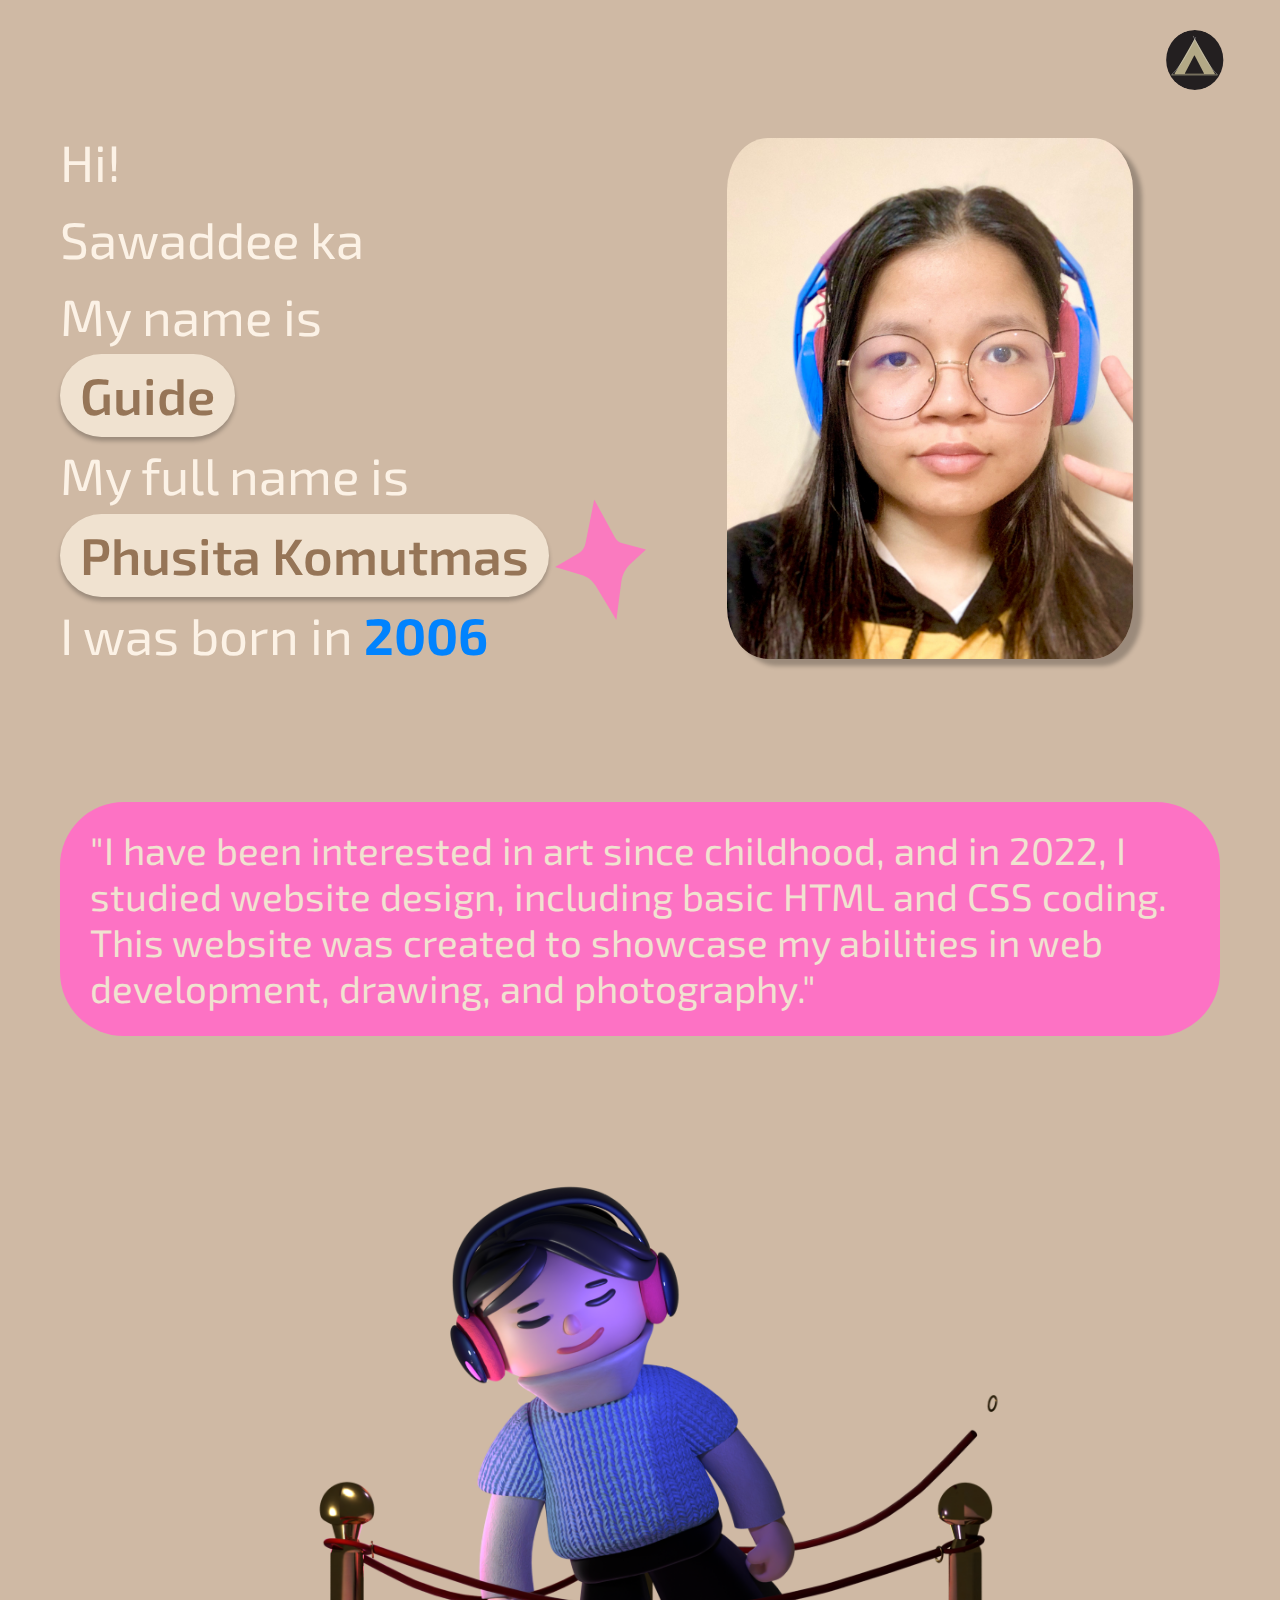
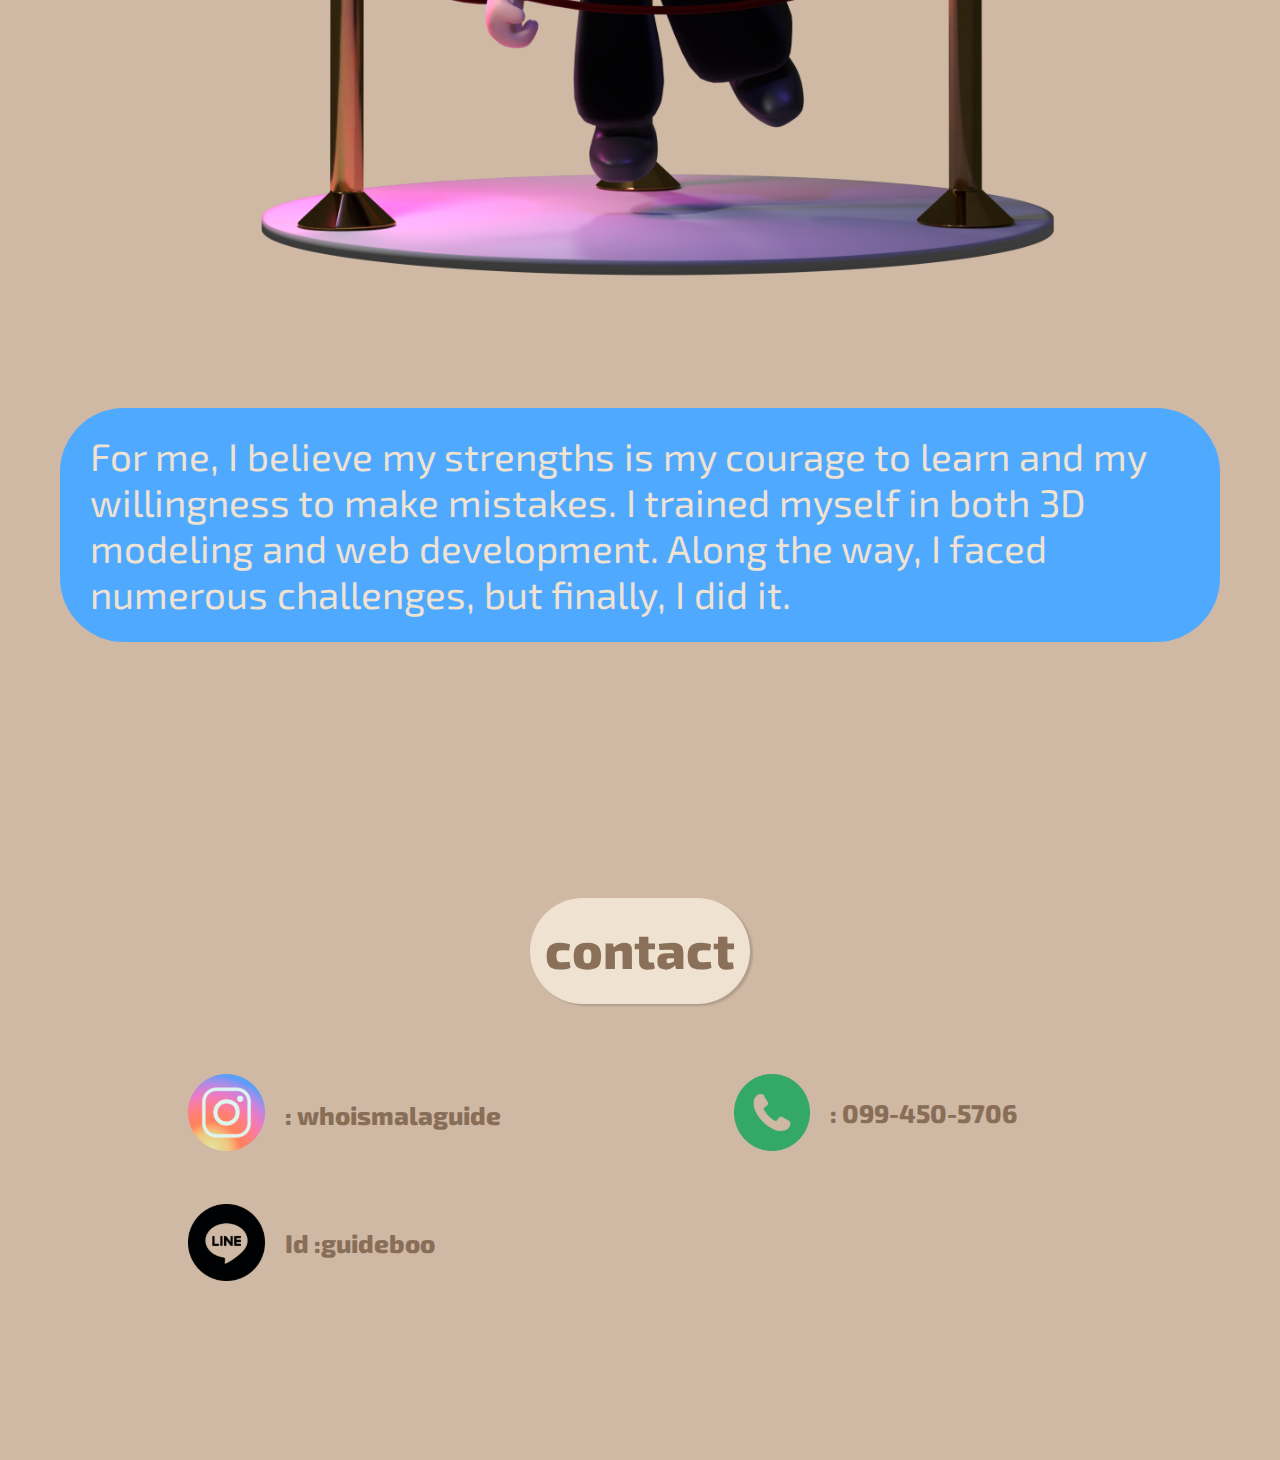
<file: portweb/aboutme.html>
<!DOCTYPE html>
<html lang="en">
<head>
  <meta charset="UTF-8">
  <meta name="viewport" content="width=device-width, initial-scale=1.0">
  <link rel="preconnect" href="https://fonts.googleapis.com">
  <link rel="preconnect" href="https://fonts.gstatic.com" crossorigin>
  <link href="https://fonts.googleapis.com/css2?family=Exo+2:wght@500;600&display=swap" rel="stylesheet">
  <title>Phusita-Art</title>
  <link rel="stylesheet" href="css/general.css">
  <link rel="stylesheet" href="css/aboutme.css">
</head>
<body>
  <nav>
<div class="menu">
  <div class="home"><a href="mainpage.html"><img src="pic/home.svg" alt="home"><div class="tooltip">home</div></a>
  </div>
</div>
  </nav>
<main>
  <div class="text">
   
      <p>Hi!
        Sawaddee ka
        My name is<div class="name">Guide</div>My full name is
      <div class="name2"> Phusita Komutmas<img src="pic/star2.svg"></div> <p>I was born in <strong>2006</strong></p> 
      
        
      </p>

  
    
  </div>
  <div class="pic">
    <img class="mainpic" src="pic/myphoto.jpg" >

  </div>
</main>

  <div class="content">
 <div class="text2">"I have been interested in art since childhood, and in 2022, I studied website design,
   including basic HTML and CSS coding. This website was created to showcase my abilities in web development, drawing, and photography."</div>
  
  <div class="model">
    <img src="pic/model.png" >
  </div>
  
  <div class="text2-5">
    For me, I believe my strengths is my courage to learn  and my willingness to make mistakes.
     I trained myself in both 3D modeling and web development. 
     Along the way, I faced numerous challenges, but finally, I did it.
  </div>
  
  
  </div>







<div class="contact" id="contact-section">
  <div class="text3"><p>contact</p></div>
  <div class="contact-zone">
<div class="ig">
   
    <div class="logo">
      <a href="https://instagram.com/whoismalagor?igshid=MmVlMjlkMTBhMg%3D%3D&utm_source=qr" target="_blank"><img src="pic/iglogo.svg"></a>
   
      <div class="contact-text">: whoismalaguide</div>
    </div>
  
  </div>
 
  <div class="call">
    
    <div class="logo">
      <img src="pic/calllogo.svg">
      <div class="contact-text">: 099-450-5706</div>
    </div>
   
    
  
  </div>
  
  <div class="line">
  
    <div class="logo"><img src="pic/linelogo.svg">
    <div class="contact-text">Id :guideboo</div></div>
  </div>

  </div>
  
</div>

</body>
</html>
</file>
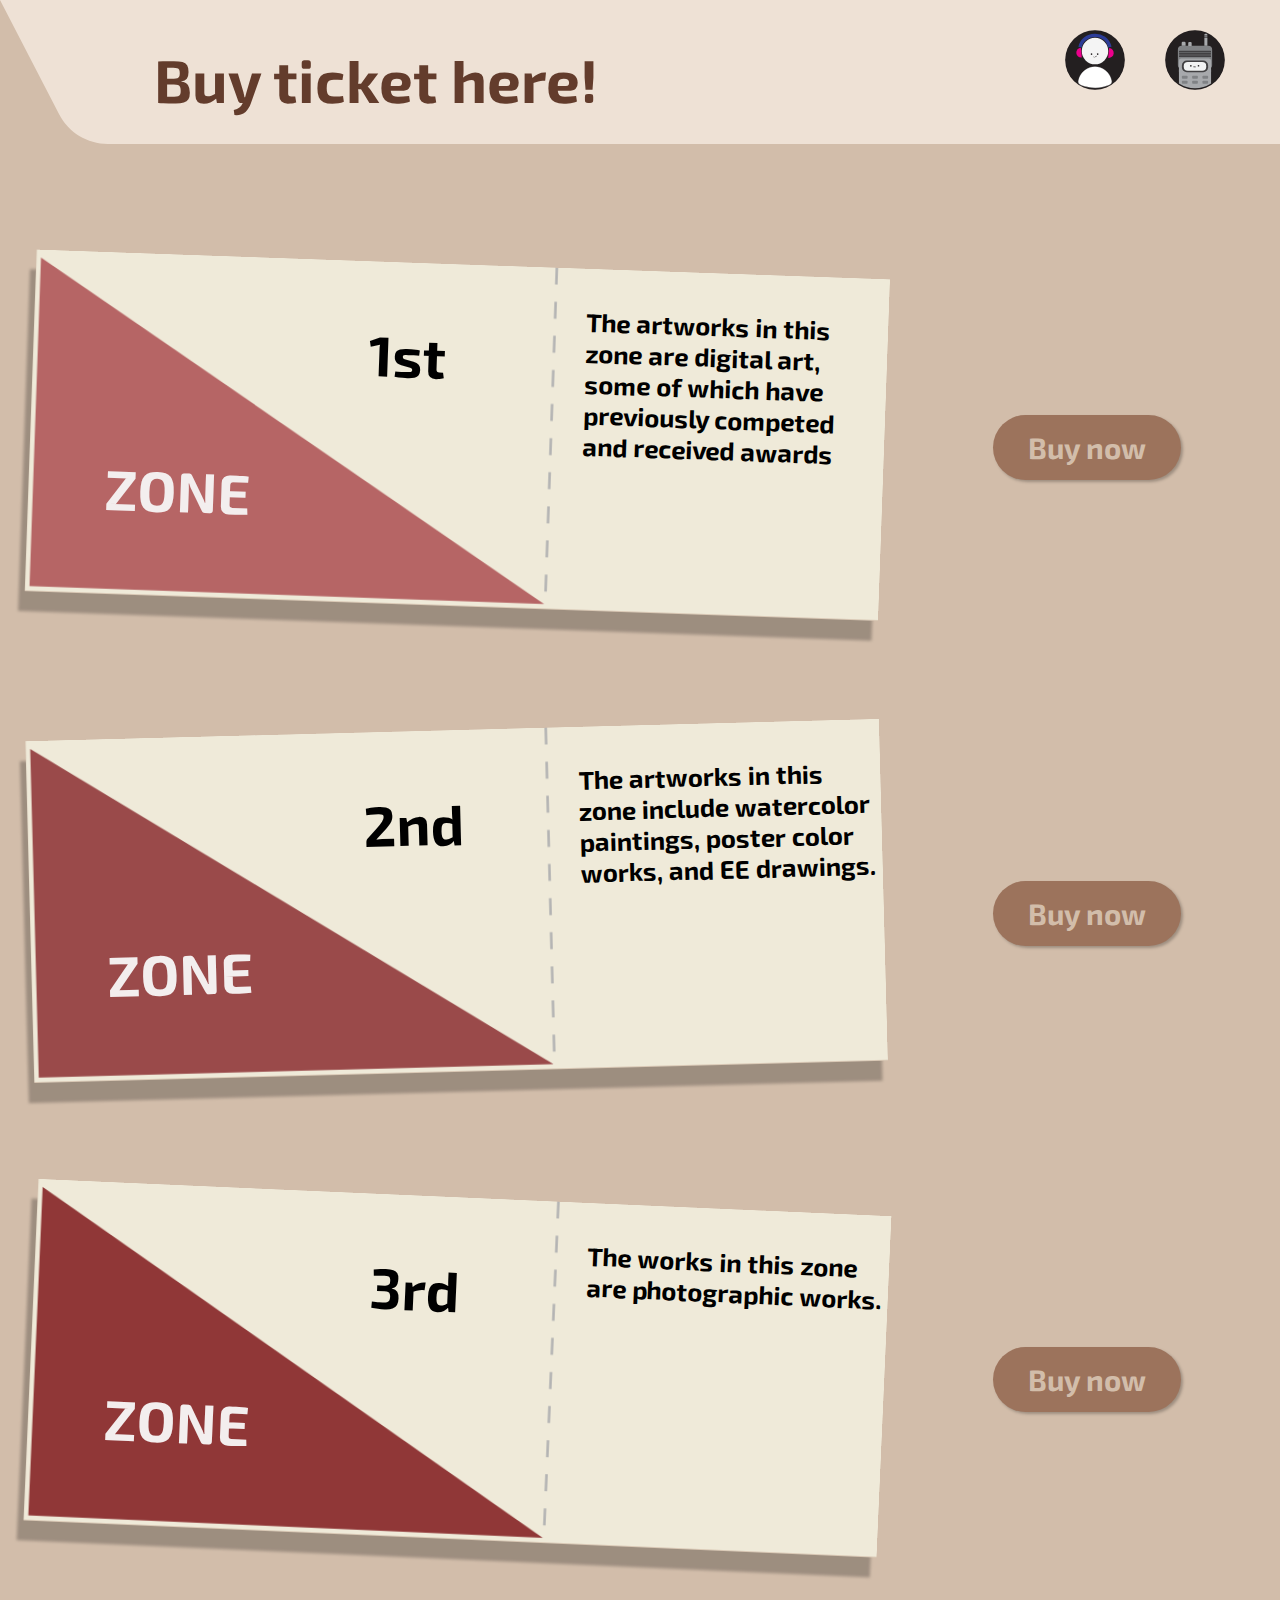
<file: portweb/mainpage.html>
<!DOCTYPE html>
<html lang="en">
<head>
  <meta charset="UTF-8">
  <meta name="viewport" content="width=device-width, initial-scale=1.0">
  <link rel="preconnect" href="https://fonts.googleapis.com">
<link rel="preconnect" href="https://fonts.gstatic.com" crossorigin>
<link href="https://fonts.googleapis.com/css2?family=Exo+2:wght@500;600&display=swap" rel="stylesheet">
<title>Phusita-Art</title>
<link rel="stylesheet" href="css/general.css">
<link rel="stylesheet" href="css/main.css">
</head>
<body>
 
  <nav>
    <div class="buyhere"><p>Buy ticket here!</p></div>
    <div class="menu">
      <div class="aboutus"><a href="aboutme.html"><img src="pic/about us.svg" alt="about us"><div class="tooltip">about us</div></a>
    </div>
  
    <div class="contact"><a href="aboutme.html#contact-section"><img src="pic/contact.svg" alt="contact"><div class="tooltip">contact</div></a>
    </div>
  </nav>
  
  <main>
  
          <div class="zone1">
            <img src="pic/zone1.svg">
            <div class="text-number">1st</div>
            <div class="text-zone">ZONE</div>
            <div class="text-content">The artworks in this zone are digital art, some of which have previously competed and received awards</div>         
          </div>
          <div class="buynow-button"> 
            <a href="zone1.html"><button>Buy now</button></a>             
          </div>
          <div class="zone2">
            <img src="pic/zone2.svg">
            <div class="text-number">2nd</div>
            <div class="text-zone">ZONE</div>
            <div class="text-content">The artworks in this zone include watercolor paintings, poster color works, and EE drawings.</div>

          </div>
          <div class="buynow-button"> 
            <a href="zone2.html"><button>Buy now</button></a>             
          </div>
          <div class="zone3">
            <img src="pic/zone3.svg">
            <div class="text-number">3rd</div>
            <div class="text-zone">ZONE</div>
            <div class="text-content">The works in this zone are photographic works.</div>

        </div>
        <div class="buynow-button"> 
          <a href="zone3.html"><button>Buy now</button></a>             
        </div>
  </main>

</body>
</html>
</file>
<file: portweb/css/general.css>
* {
  padding: 0;
  margin: 0;
  box-sizing: border-box;
}
</file>
<file: portweb/css/aboutme.css>
body {
  background-color: rgb(207, 185, 164);
  padding-bottom: 14vw;
}
nav {
  display: flex;
  justify-content: flex-end;
  padding:30px 50px 0px 100px ;  
  
}

p {
  font-family: 'Exo 2', sans-serif;
}

.menu {
  display: flex;
}

.menu div img {
  width: 60px;
  border-radius: 100%;
  transition: transform 0.57s;
}

.menu div img:hover,
.menu div img:active
{
  cursor: pointer;
  transform: scale(1.3);
}
.home
 {
  margin-left: 35px;
  margin-right:5px ;
  position: relative;
}
.home .tooltip
{
  position: absolute;
  background-color: gray;
  color:white;
  padding-top:3.5px;
  padding-bottom:5px;
  padding-right:8px;
  padding-left:8px;
  border-radius: 2px;
  font-size: 12px;
  font-family: 'Exo 2', sans-serif;
  bottom: -28px;
  opacity: 0;
  pointer-events: none;
  transition: opacity 0.2s;   
  white-space: nowrap;
  left: 50%; 
  transform: translateX(-50%); 
}

.home:hover .tooltip,
.home:active .tooltip
{
  opacity: 1;
}


main {
  display: grid;
  grid-template-columns: 1fr 1fr;
  font-family: 'Exo 2', sans-serif;
  margin:30px 60px 0px 60px ;

}

.text{
  display: flex;
  font-size:clamp(30px,4vw,70px);
  line-height:1.5 ;
   white-space: pre-line;
   align-items: baseline;
   flex-direction: column;
   color: rgb(252, 242, 230);
}

.name {
  display: flex;
  font-weight: 600;
  background-color: rgb(240, 226, 208);
  padding: 3px 20px;
  border-radius: 73px;
  color:rgb(150, 117, 87) ;
  box-shadow: 0px 4px 4px 0px rgba(0, 0, 0, 0.25);
}
.name2 {
  display: flex;
 position: relative;
 font-weight: 600;
  background-color: rgb(240, 226, 208);
  padding: 3px 20px;
  border-radius: 73px;
  color:rgb(150, 117, 87) ;
  box-shadow: 0px 4px 4px 0px rgba(0, 0, 0, 0.25);
}
.name2 img {
  position: absolute;
  right: -20%;
  bottom: -30%;
  width: 7vw;
  rotate: -25deg;
}
.text strong {
  color: rgba(1, 131, 254, 1);
}
.pic {
  display: flex;
  justify-content: center;
  align-items:center;
}
.mainpic {
 width: 70%;
 border-radius: 10%;
 box-shadow: 9px 7px 4px 0px rgba(0, 0, 0, 0.25);
}


.content {
  display: flex;
  margin: 10vw 60px 10vw 60px;
  font-family: 'Exo 2', sans-serif;
  flex-direction: column;
}

.text2 {
  font-size:clamp(20px,3vw,70px);
  background-color:rgb(253, 114, 196);
  color: rgb(240, 226, 208);
 padding: 25px 30px;
border-radius: 5vw;
}
.model {
  display: flex;
  justify-content: center;
  margin-top: 10vw;
  margin-bottom:10vw ;
}
.model img {
  width: 70vw;
}

.text2-5 {
  font-size:clamp(20px,3vw,70px);
  background-color:rgb(79, 169, 255);
  color: rgb(240, 226, 208);
 padding: 25px 30px;
border-radius: 5vw;
}

.contact {
  margin:20vw 60px 0px 60px ;
  font-family: 'Exo 2', sans-serif;
}
.text3 {
  display: flex; 
  justify-content: center; 
}
.contact p {
font-weight: 800;
background-color:rgb(240, 226, 208) ;
font-size:clamp(20px,4vw,70px);
padding: 20px 15px 25px 15px;
border-radius: 5vw;
color: rgb(138, 112, 88) ;
box-shadow: 3px 2px 2px 0px rgba(0, 0, 0, 0.15);
}
.contact-zone {
  margin-top: 70px;
  display: grid;
  grid-template-columns: auto auto;
  row-gap: 50px;
  column-gap: 30px;  
  margin-left: 10vw;
}
.logo {
  display: flex;
  align-items: center;
}

.logo img {
  width: 6vw;
}


.contact-text {
  margin-left: 20px;
  white-space: nowrap;
  font-size: clamp(20px,2vw,40px);
  color: rgb(136, 110, 87);
  font-weight: 800;
}











@media  (max-width: 425px) {
  .welcome-text {
    justify-content: center;
  }
  nav {
    padding-top:15px;
    padding-right: 10px;  
  }
  .menu div img {
    width: 50px;
   
  }

  .contact,
.aboutus {
  margin-left: 20px;

}
main {
  grid-template-columns: 1fr;
  grid-template-rows:1fr auto ;
  row-gap: 60px;
  justify-items: center;
  margin:30px 30px 0px 30px ;

}


.text {
  flex-direction: column;
  align-items: flex-start;
  font-size:5vw;
}
.name2 img {
  width:40px;
  right: -30px;
  bottom: -3px;
}

.content {
  margin: 40px 65px ;
}

.text2 {
  font-size:4vw;
 padding: 25px 30px;

}
.text2-5 {
  font-size:4vw;
 padding: 25px 30px;

}

.model img {
  width: 120%;
}
.contact {
  margin:20vw 30px 0px 30px ;
}
.contact-zone {
grid-template-columns: 1fr;
grid-template-rows: repeat(3,auto);
margin-left: 20px;
}
.contact-text {
  margin-left: 20px;
  font-size: clamp(17px,2vw,40px);

}

.contact p {
  font-size:clamp(17px,4vw,70px);
  padding: 15px 10px 15px 10px;
}
}










@media (min-width:426px) and (max-width: 751px) {

  nav {
    padding-top:15px;
    padding-right: 10px;  
  }
  .menu div img {
    width: 50px;
   
  }

 .home {
  margin-left: 20px;

}
main {
  grid-template-columns: 1fr;
  grid-template-rows:1fr auto ;
  row-gap: 60px;
  justify-items: center;
  margin:30px 30px 0px 30px ;

}


.text {
  flex-direction: column;
  align-items: flex-start;
  font-size:5vw;
}
.name2 img {
  width:40px;
  right: -30px;
  bottom: -3px;
}

.content {
  margin: 40px 65px ;
}

.text2 {
  font-size:4vw;
 padding: 25px 30px;

}
.text2-5 {
  font-size:4vw;
 padding: 25px 30px;

}

.model img {
  width: 120%;
}
.contact {
  margin:20vw 30px 0px 30px ;
}
.contact-zone {
grid-template-columns: 1fr;
grid-template-rows: repeat(3,auto);
margin-left: 30px;
}




}

@media (min-width:751px) and (max-width:1023px)
{

  nav {
    
    padding-right: 40px;  
  }
  .menu div img {
    width: 50px;
  }
  .home {
    margin-left: 25px;
  }



  
}
</file>
<file: portweb/css/main.css>
body {
  background-color: rgb(210, 189, 170 );
  padding-bottom: 60px;
}



nav {
  position: relative;
  display: flex;
  justify-content:flex-end;
  padding:30px 50px 50px 100px ;
  background-image: url('../pic/headerbar.svg');
  background-size: cover; 
}

.buyhere {
  position: absolute;
top: 30%;
left: 12% ;
}
.buyhere p {
  font-family: 'Exo 2', sans-serif;
  font-size: 60px;
  font-weight:bold;
  color: rgb(99, 60, 44);
  white-space: nowrap;
}
.menu {
  display: flex;
}

.menu div img {
  width: 60px;
  border-radius: 100%;
  transition: transform 0.57s;
}


.menu div img:hover,
.menu div img:active
{
  cursor: pointer;
  transform: scale(1.3);
}
.contact,
.aboutus{
  margin-left: 35px;
  margin-right:5px ;
  position: relative;
}
.aboutus .tooltip,
.contact .tooltip
{
  position: absolute;
  background-color: gray;
  color:white;
  padding-top:3.5px;
  padding-bottom:5px;
  padding-right:8px;
  padding-left:8px;
  border-radius: 2px;
  font-size: 12px;
  font-family: 'Exo 2', sans-serif;
  bottom: -28px;
  opacity: 0;
  pointer-events: none;
  transition: opacity 0.2s;   
  white-space: nowrap;
  left: 50%; 
  transform: translateX(-50%); 
}
.aboutus:hover  .tooltip,
.contact:hover .tooltip,
.aboutus:active  .tooltip,
.contact:active .tooltip
{
  opacity: 1;
}

main {
  display: grid;
  grid-template-columns:2.5fr 1fr;
  grid-template-rows: repeat(3, 1fr);
  column-gap: 30px;
  row-gap: 100px;
  margin:120px 20px 0px 20px;
}



main img {
  width: 100%; 
  display: flex;
  align-items: center;
  position: relative;
}


.buynow-button {
  display: flex;
  align-items: center;
  justify-content: center;
}

.buynow-button button {
  background-color:rgb(156, 115, 92) ;  
  padding: 15px 35px ;
  border: none;
  border-radius: 33px;
  box-shadow: 2px 2px 3px 0px rgba(0, 0, 0, 0.25); 
  transition:background-color 1s, box-shadow 1s, transform 1s;
}

.buynow-button a button {
  color:   rgb(210, 189, 170 );
  font-size: 2.3vw;
  font-family: 'Exo 2', sans-serif;
  text-decoration: none;
  white-space: nowrap;
  font-weight: bold; 
}

.buynow-button button:hover,
.buynow-button button:active {
  transform: scale(0.9);
  background-color:rgb(190, 160, 142);
  cursor: pointer;
  box-shadow: 4px 5px 4px 0px rgba(0, 0, 0, 0.35); 
}
.zone1 {
  grid-column: 1;
  rotate: 2deg;
}

.zone2 {
  grid-column: 1;
  grid-row: 2;
  rotate: -1.5deg;
}

.zone3 {
  grid-column: 1;
  grid-row: 3;
  rotate: 2.5deg;
}
.zone1,.zone2,.zone3 {
  position: relative;
}

.text-zone,
.text-number,
.text-content {
  position: absolute;
  font-family: 'Exo 2', sans-serif;
}

.text-number {
    top: 16%; 
    left: 40%; 
    color: rgb(0, 0, 0);
    font-size: clamp(16px, 4.4vw, 100px);
    font-weight: bold; 
    white-space: nowrap;
}

.text-zone {
  top: 55%; 
  left: 10%; 
  color: rgb(243, 238, 238);
  font-size: clamp(16px, 4.4vw, 100px);
  font-weight: bold; 
  white-space: nowrap;
}

.text-content {
  top: 10%; 
  left: 65%; 
  color: rgb(0, 0, 0);
  font-size: clamp(10px, 2vw, 30px);
  font-weight: bold; 
  margin-right: 5px;
}






@media  (max-width:431px) {
  nav {
    padding-top:15px;
    padding-right: 10px;  
  }
  .menu div img {
    width: 50px;
   
  }

  .contact,
  .aboutus {
    margin-left: 20px;
  }

  .buyhere p {
    font-size: clamp(25px, 5vw, 40px);
}

  .buyhere {
  top: 60%;
  left: 20% ;
  }

  main {
    grid-template-columns:1fr;
    grid-template-rows: 180px 50px 180px 50px 180px 50px;
    row-gap: 15px;
    align-items: center;
    justify-items: center;
    margin-top: 25px;
  }
  
  .zone1 {
    grid-row:1 ;
   
  }
  
  .zone2 {
  
    grid-row: 3;
  }
  
  .zone3 {
    
    grid-row: 5;
  }

  .text-number, .text-zone {
    font-size:5.4vw;
    
  }
  .text-content{
    font-size: 2.7vw;  
    }
    .buynow-button a button {
      font-size: 4vw;
    }
}


@media  (min-width:431px) and (max-width:501px) {
  nav {
    padding-top:15px;
    padding-right: 10px;  
  }
  .menu div img {
    width: 50px;
   
  }

  .contact,
  .aboutus {
    margin-left: 20px;
  }

  .buyhere p {
    font-size: clamp(30px, 5vw, 40px);
}
main {
  grid-template-columns:1fr;
  grid-template-rows: 200px 50px 200px 50px 200px 50px;
  row-gap: 30px;
  align-items: center;
  justify-items: center;
  margin-top: 30px;
}

.zone1 {
  grid-row:1 ;
 
}

.zone2 {

  grid-row: 3;
}

.zone3 {
  
  grid-row: 5;
}
.text-number, .text-zone {
  font-size:5.7vw;
  
}
.text-content{
  font-size: 3vw;  
  }

.buynow-button a button {
  font-size: 20px;
}

}








@media (min-width:501px) and (max-width:751px) {
 
  nav {
    padding-top:15px;
    padding-right: 10px;  
  }
  .menu div img {
    width: 50px;
   
  }

  .contact,
  .aboutus {
    margin-left: 20px;
  }
  .buyhere p {
    font-size: 35px; 
}
main {
  row-gap: 60px;
  margin-top: 50px;
}
}

@media (min-width:751px) and (max-width:1023px)
{
 
  nav {
    
    padding-right: 40px;  
  }
  .menu div img {
    width: 50px;
  }
  .contact,
  .aboutus {
    margin-left: 25px;
  }
  .buyhere p {
    font-size: 50px;
  
}
main {
  row-gap: 60px;
  margin-top: 80px;
}
}
</file>
